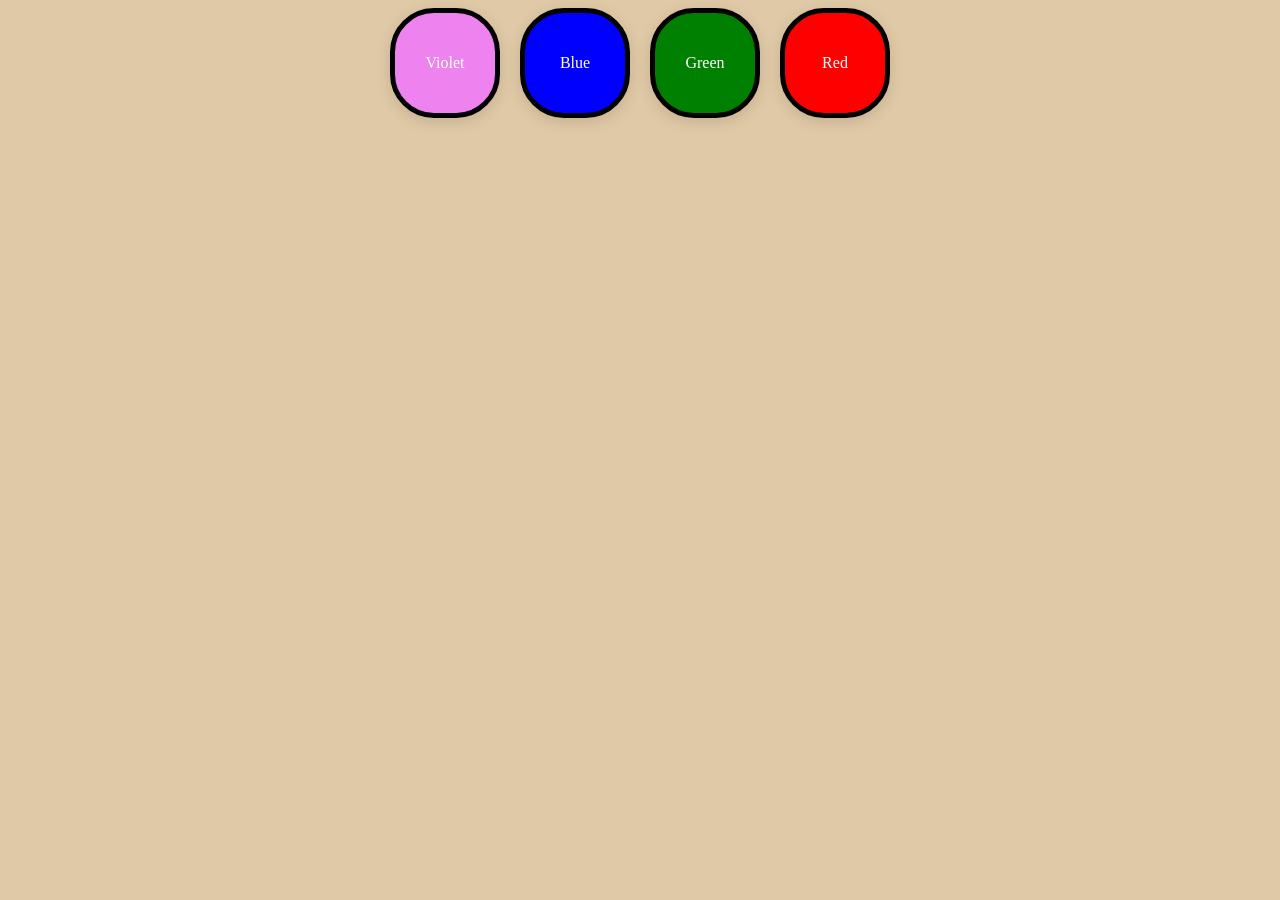
<file: BG-Colour-Changer/index.html>
<!doctype html>
<html lang="en">
  <head>
    <meta charset="UTF-8" />
    <meta name="viewport" content="width=device-width, initial-scale=1.0" />
    <title>BackGround Colour Changer</title>
    <link rel="stylesheet" href="style.css" />
  </head>
  <body>
    <div class="parent">
      <div class="button" id="violet">Violet</div>
      <div class="button" id="blue">Blue</div>
      <div class="button" id="green">Green</div>
      <div class="button" id="red">Red</div>
    </div>

    <script src="script.js"></script>
  </body>
</html>
</file>
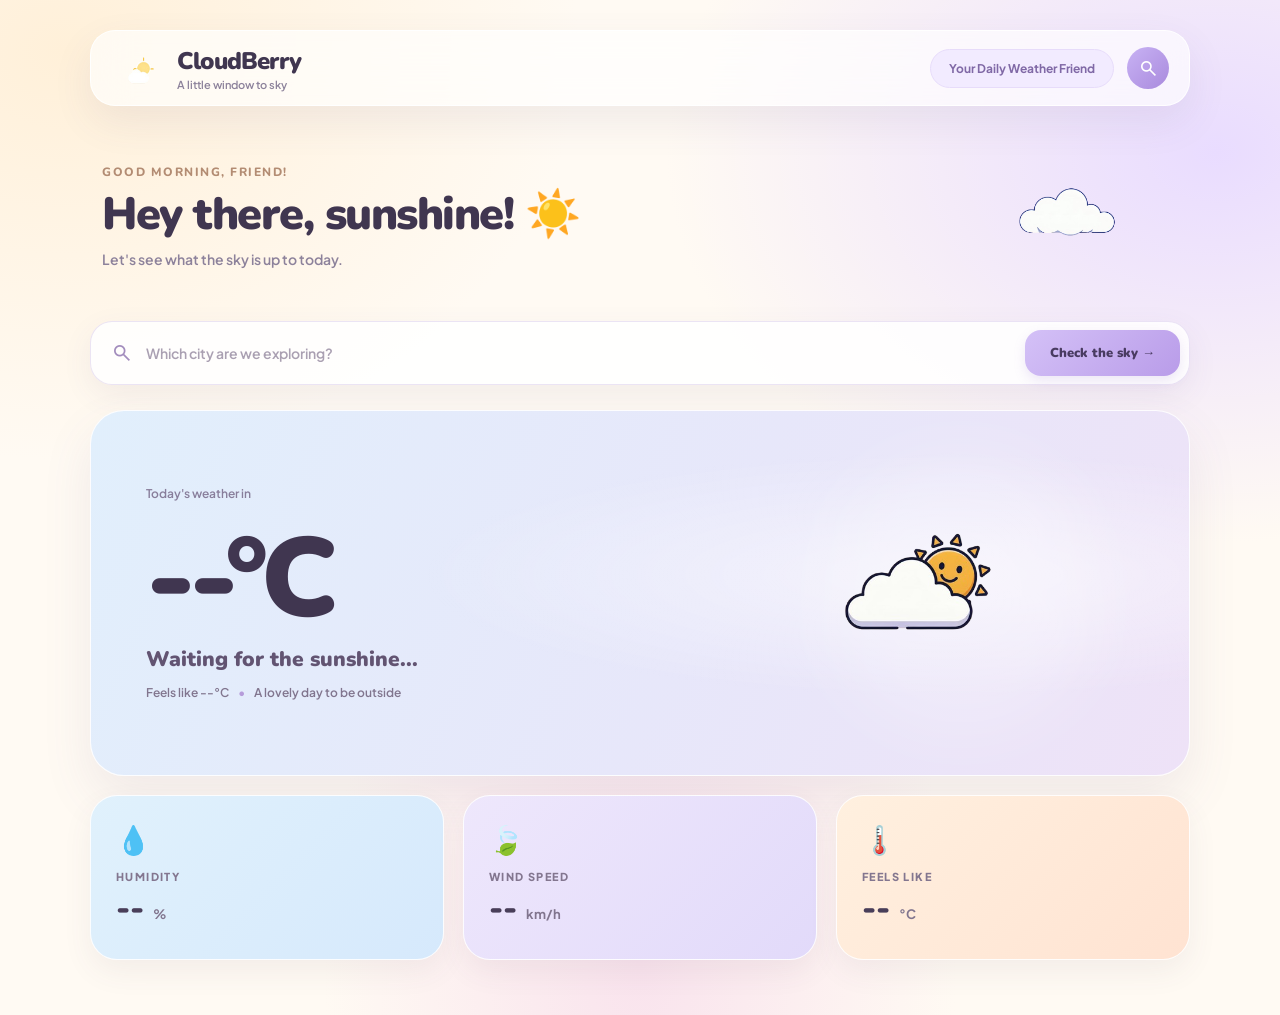
<file: cloudBerry/index.html>
<!doctype html>
<html lang="en">
  <head>
    <meta charset="UTF-8" />
    <meta name="viewport" content="width=device-width, initial-scale=1.0" />
    <title>CloudBerry</title>
    <link rel="stylesheet" href="style.css" />
    <link
      rel="stylesheet"
      href="https://fonts.googleapis.com/css2?family=Material+Symbols+Outlined:opsz,wght,FILL,GRAD@20..48,100..700,0..1,-50..200&icon_names=search,location_on"
    />
  </head>
  <body>
    <div class="nav">
      <div id="nav-left">
        <img src="image.png" alt="CloudBerry logo" />
        <div id="nav-left-text">
          <h1>CloudBerry</h1>
          <p>A little window to sky</p>
        </div>
      </div>
      <div id="nav-right">
        <div id="nav-right-text">Your Daily Weather Friend</div>
        <div id="nav-right-icon">search</div>
      </div>
    </div>
    <div class="hero">
      <div id="hero-left">
        <h3>Good morning, friend!</h3>
        <h1>Hey there, sunshine! ☀️</h1>
        <p>Let's see what the sky is up to today.</p>
      </div>
      <div id="hero-right">
        <img src="./cloud.png" alt="Cute cloud illustration" />
      </div>
    </div>
    <div class="search">
      <form class="search">
        <span class="search-icon">search</span>
        <input
          type="text"
          name="search"
          id="search-box"
          placeholder="Which city are we exploring?"
        />
        <button type="submit" id="search-btn">Check the sky →</button>
      </form>
    </div>
    <div class="result">
      <div id="mainresult">
        <div id="mainresult-left">
          <div id="location-info">
            <div>
              <div id="location-label">Today's weather in</div>
              <div id="city-name"></div>
            </div>
          </div>
          <div id="temperature">--°C</div>
          <div id="weather-description">Waiting for the sunshine...</div>
          <div id="weather-extra">
            Feels like <span id="main-feels-like">--°C</span>
            <span class="weather-dot">•</span>
            A lovely day to be outside
          </div>
        </div>
        <div id="mainresult-right">
          <img src="./mainresult.png" alt="Smiling sun peeking over a cloud" />
        </div>
      </div>
      <div id="humidity" class="weather-card">
        <span class="card-icon">💧</span>
        <span class="card-label">HUMIDITY</span>
        <span class="card-value">
          <span id="humidity-value">--</span>
          <span class="card-unit">%</span>
        </span>
      </div>
      <div id="windspeed" class="weather-card">
        <span class="card-icon">🍃</span>
        <span class="card-label">WIND SPEED</span>
        <span class="card-value">
          <span id="wind-value">--</span>
          <span class="card-unit">km/h</span>
        </span>
      </div>
      <div id="feelslike" class="weather-card">
        <span class="card-icon">🌡️</span>
        <span class="card-label">FEELS LIKE</span>

        <span class="card-value">
          <span id="feels-value">--</span>
          <span class="card-unit">°C</span>
        </span>
      </div>
    </div>

    <script src="script.js"></script>
  </body>
</html>
</file>
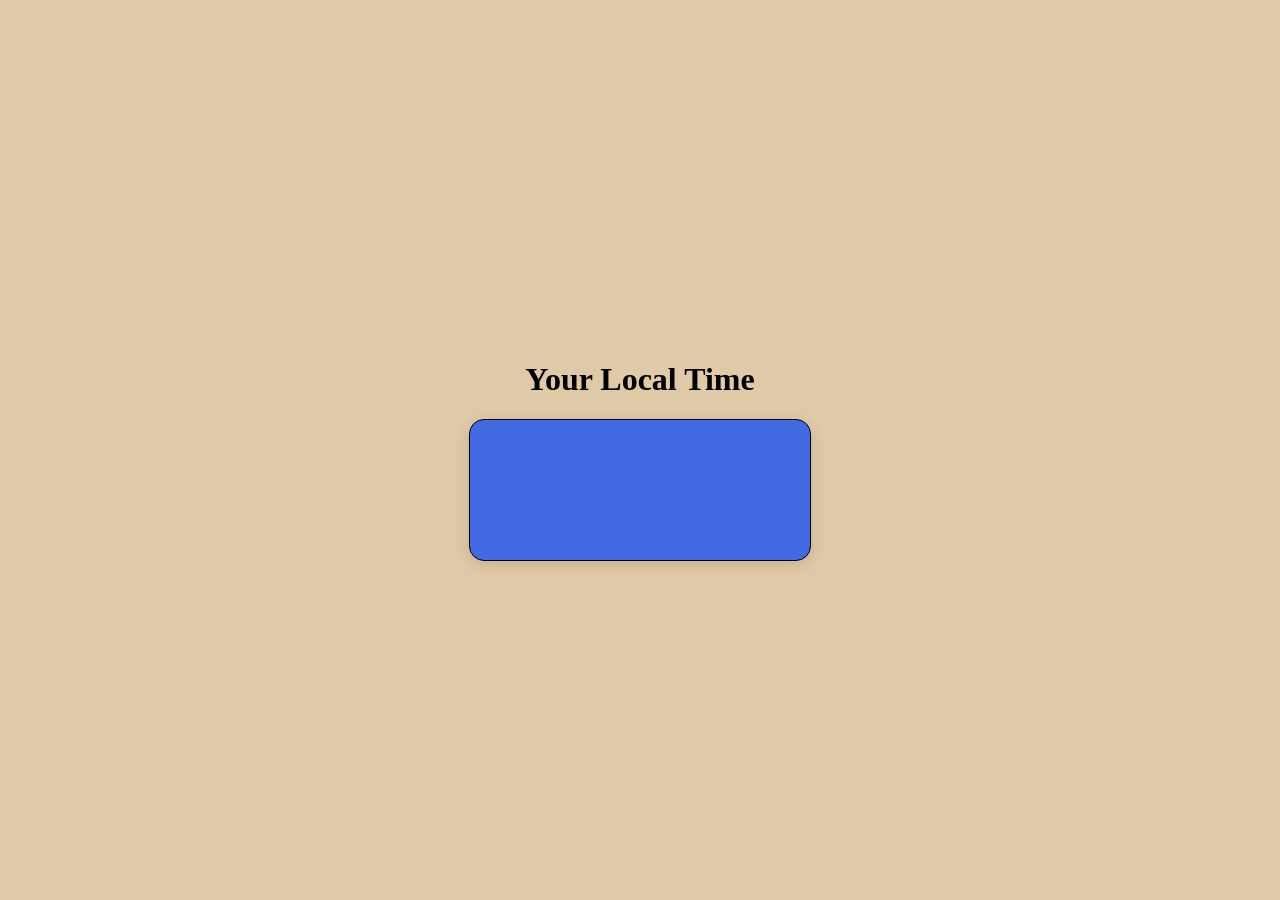
<file: DigitalClock/index.html>
<!doctype html>
<html lang="en">
  <head>
    <meta charset="UTF-8" />
    <meta name="viewport" content="width=device-width, initial-scale=1.0" />
    <title>Digital Clock</title>
    <link rel="stylesheet" href="style.css" />
  </head>
  <body>
    <div class="parent">
      <span><h1>Your Local Time</h1></span>
      <div class="time"></div>
    </div>
    <script src="script.js"></script>
  </body>
</html>
</file>
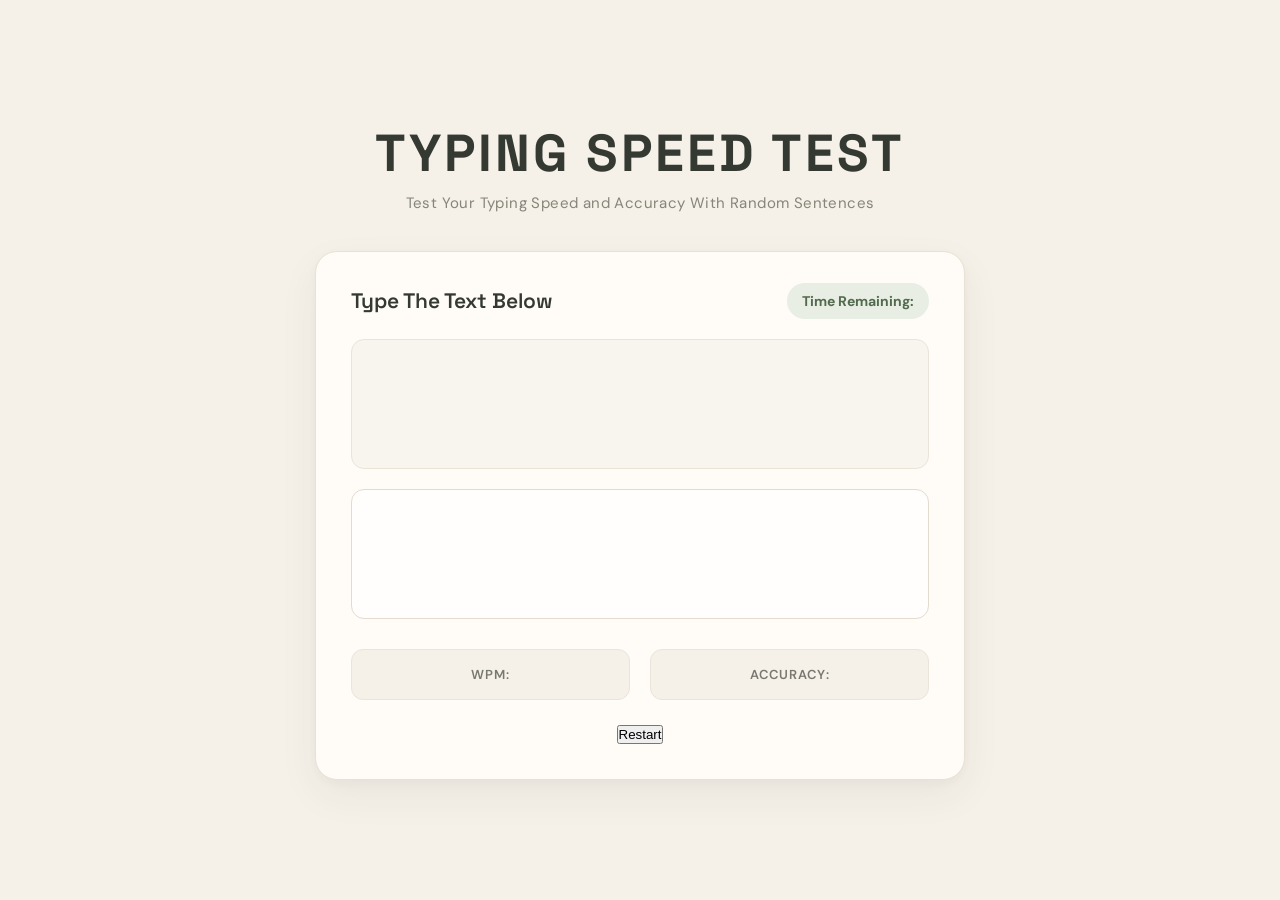
<file: TypingTest/index.html>
<!doctype html>
<html lang="en">
  <head>
    <meta charset="UTF-8" />
    <meta name="viewport" content="width=device-width, initial-scale=1.0" />
    <title>Typing Test</title>
    <link rel="stylesheet" href="style.css" />
  </head>
  <body>
    <div id="intro">
      <h1>TYPING SPEED TEST</h1>
      <p>Test Your Typing Speed and Accuracy With Random Sentences</p>
    </div>
    <div class="testArea">
      <div class="info">
        <h2>Type The Text Below</h2>
        <p><span id="time">Time Remaining:</span></p>
      </div>
      <div id="sentence"></div>
      <div id="userSentence">
        <textarea name="userSentence" id="userInput"></textarea>
      </div>
      <div id="score">
        <p><span id="wpm">WPM:</span></p>
        <p><span id="accuracy">ACCURACY:</span></p>
      </div>
      <button id="resetbtn" type="reset">Restart</button>
    </div>
    <script src="script.js"></script>
  </body>
</html>
</file>
<file: BG-Colour-Changer/style.css>
body {
  background-color: #e0c9a6;
}
.parent {
  display: flex;
  justify-content: center;
  align-items: flex-end;
  color: white;
  gap: 20px;
}
#violet {
  height: 100px;
  width: 100px;
  border: 5px solid black;
  border-radius: 40%;
  box-shadow: 0 4px 15px rgba(0, 0, 0, 0.12);
  background-color: violet;
  display: flex;
  justify-content: center;
  align-items: center;
  transition: all 0.3s ease;
}
#blue {
  height: 100px;
  width: 100px;
  border: 5px solid black;
  border-radius: 40%;
  box-shadow: 0 4px 15px rgba(0, 0, 0, 0.12);
  background-color: blue;
  display: flex;
  justify-content: center;
  align-items: center;
  transition: all 0.3s ease;
}
#green {
  height: 100px;
  width: 100px;
  border: 5px solid black;
  border-radius: 40%;
  box-shadow: 0 4px 15px rgba(0, 0, 0, 0.12);
  background-color: green;
  display: flex;
  justify-content: center;
  align-items: center;
  transition: all 0.3s ease;
}
#red {
  height: 100px;
  width: 100px;
  border: 5px solid black;
  border-radius: 40%;
  box-shadow: 0 4px 15px rgba(0, 0, 0, 0.12);
  background-color: red;
  display: flex;
  justify-content: center;
  align-items: center;
  transition: all 0.3s ease;
}
#violet:hover,
#blue:hover,
#green:hover,
#red:hover {
  transform: scale(1.05);
  box-shadow: 0 8px 25px rgba(0, 0, 0, 0.2);
  cursor: pointer;
  border-radius: 50%;
}
</file>
<file: cloudBerry/style.css>
@import url("https://fonts.googleapis.com/css2?family=Nunito:wght@600;700;800;900&family=Plus+Jakarta+Sans:wght@400;500;600;700;800&display=swap");

:root {
  --cream: #fffaf3;
  --ink: #403650;
  --muted: #8d829b;
  --purple: #a98add;
  --shadow: 0 16px 40px rgba(94, 75, 122, 0.09);
}

*,
*::before,
*::after {
  box-sizing: border-box;
  margin: 0;
  padding: 0;
}

html {
  scroll-behavior: smooth;
}

body {
  min-width: 320px;
  min-height: 100vh;
  padding: 30px 0 55px;
  color: var(--ink);
  font-family: "Plus Jakarta Sans", sans-serif;
  background:
    radial-gradient(ellipse at 5% 5%, #fff0d9 0%, transparent 30%),
    radial-gradient(ellipse at 95% 15%, #e9dcff 0%, transparent 32%),
    radial-gradient(ellipse at 50% 95%, #f9e3ed 0%, transparent 35%),
    var(--cream);
  overflow-x: hidden;
}

h1,
h2,
h3 {
  font-family: "Nunito", sans-serif;
}

input,
button {
  font: inherit;
}

.nav,
.hero,
body > .search,
.result {
  width: min(1100px, calc(100% - 48px));
  margin-inline: auto;
}

.nav {
  display: flex;
  align-items: center;
  justify-content: space-between;
  gap: 20px;
  padding: 13px 20px;
  border: 1px solid rgba(255, 255, 255, 0.9);
  border-radius: 25px;
  background: rgba(255, 255, 255, 0.65);
  backdrop-filter: blur(18px);
  box-shadow: var(--shadow);
}

#nav-left,
#nav-right {
  display: flex;
  align-items: center;
  gap: 13px;
}

#nav-left img {
  width: 53px;
  height: 48px;
  object-fit: contain;
}

#nav-left-text h1 {
  font-size: 24px;
  font-weight: 900;
  letter-spacing: -0.8px;
}

#nav-left-text p {
  margin-top: 1px;
  color: var(--muted);
  font-size: 11px;
  font-weight: 600;
}

#nav-right-text {
  padding: 11px 18px;
  border: 1px solid #e7dcfa;
  border-radius: 999px;
  background: #f2ebff;
  color: #8069a6;
  font-size: 12px;
  font-weight: 700;
}

#nav-right-icon {
  display: grid;
  width: 42px;
  height: 42px;
  place-items: center;
  border-radius: 50%;
  background: linear-gradient(135deg, #c8b2f4, #a98add);
  color: white;
  font-family: "Material Symbols Outlined";
  font-size: 21px;
  cursor: pointer;
  transition: 0.25s ease;
}

#nav-right-icon:hover {
  transform: rotate(12deg) scale(1.08);
}

.hero {
  display: flex;
  min-height: 205px;
  align-items: center;
  justify-content: space-between;
  gap: 25px;
  padding: 25px 12px 10px;
}

#hero-left h3 {
  margin-bottom: 9px;
  color: #b38c73;
  font-size: 12px;
  font-weight: 800;
  letter-spacing: 1.5px;
  text-transform: uppercase;
}

#hero-left h1 {
  font-size: clamp(30px, 4vw, 45px);
  font-weight: 900;
  line-height: 1.15;
  letter-spacing: -1.5px;
}

#hero-left p {
  margin-top: 10px;
  color: var(--muted);
  font-size: 14px;
  font-weight: 600;
}

#hero-right {
  display: flex;
  width: 220px;
  flex-shrink: 0;
  align-items: center;
  justify-content: center;
}

#hero-right img {
  width: 180px;
  height: 150px;
  object-fit: contain;
  animation: float 4s ease-in-out infinite;
}

body > .search {
  margin-top: 10px;
  margin-bottom: 25px;
}

form.search {
  display: flex;
  align-items: center;
  gap: 13px;
  padding: 8px 9px 8px 20px;
  border: 1px solid rgba(183, 157, 219, 0.28);
  border-radius: 22px;
  background: rgba(255, 255, 255, 0.86);
  box-shadow: 0 10px 30px rgba(94, 75, 122, 0.08);
  transition: 0.25s ease;
}

form.search:focus-within {
  border-color: #b99ee9;
  box-shadow: 0 0 0 4px rgba(185, 158, 233, 0.15);
}

.search-icon {
  color: #a38dbd;
  font-family: "Material Symbols Outlined";
  font-size: 22px;
}

#search-box {
  flex: 1;
  min-width: 0;
  height: 46px;
  border: none;
  outline: none;
  background: transparent;
  color: var(--ink);
  font-size: 14px;
  font-weight: 600;
}

#search-box::placeholder {
  color: #aaa0b2;
}

#search-btn {
  height: 46px;
  padding: 0 25px;
  border: none;
  border-radius: 16px;
  background: linear-gradient(135deg, #d4c1f7, #b99ce9);
  color: #493b61;
  font-family: "Nunito", sans-serif;
  font-size: 13px;
  font-weight: 900;
  cursor: pointer;
  box-shadow: 0 5px 12px rgba(154, 126, 205, 0.17);
  transition: 0.25s ease;
}

#search-btn:hover {
  transform: translateY(-2px);
  box-shadow: 0 9px 18px rgba(154, 126, 205, 0.25);
}

.result {
  display: grid;
  grid-template-columns: repeat(3, minmax(0, 1fr));
  gap: 19px;
}

#mainresult {
  position: relative;
  grid-column: 1 / -1;
  display: flex;
  align-items: center;
  justify-content: space-between;
  gap: 20px;
  min-height: 340px;
  overflow: hidden;
  padding: 42px 55px;
  border: 1px solid rgba(255, 255, 255, 0.9);
  border-radius: 34px;
  background:
    radial-gradient(
      ellipse at 78% 45%,
      rgba(255, 255, 255, 0.55),
      transparent 43%
    ),
    linear-gradient(115deg, #e1effc 0%, #e7e7fa 55%, #eee2f7 100%);
  box-shadow: 0 22px 50px rgba(103, 91, 139, 0.1);
}

#mainresult::before {
  content: "";
  position: absolute;
  width: 280px;
  height: 280px;
  right: 8%;
  top: 50%;
  transform: translateY(-50%);
  border-radius: 50%;
  background: rgba(255, 255, 255, 0.25);
  filter: blur(35px);
  pointer-events: none;
}

#mainresult-left {
  position: relative;
  z-index: 2;
  flex: 1;
  min-width: 0;
}

#location-info {
  display: flex;
  align-items: center;
  gap: 9px;
}

.location-icon {
  color: #987fc0;
  font-family: "Material Symbols Outlined";
  font-size: 21px;
}

#location-label {
  color: #887e9b;
  font-size: 12px;
  font-weight: 600;
}

#city-name {
  margin-top: 3px;
  color: #51445f;
  font-family: "Nunito", sans-serif;
  font-size: 20px;
  font-weight: 900;
}

#temperature {
  margin-top: 23px;
  color: #403650;
  font-family: "Nunito", sans-serif;
  font-size: clamp(76px, 10vw, 112px);
  font-weight: 900;
  letter-spacing: -7px;
  line-height: 0.95;
}

#weather-description {
  display: block;
  margin-top: 12px;
  color: #625472;
  font-family: "Nunito", sans-serif;
  font-size: 21px;
  font-weight: 900;
}

#weather-extra {
  margin-top: 12px;
  color: #81758e;
  font-size: 12px;
  font-weight: 600;
}

.weather-dot {
  margin: 0 7px;
  color: #b69cda;
}

#mainresult-right {
  position: relative;
  z-index: 1;
  display: flex;
  align-items: center;
  justify-content: center;
  width: 44%;
  flex-shrink: 0;
}

#mainresult-right img {
  display: block;
  width: 100%;
  max-width: 390px;
  height: 280px;
  object-fit: contain;
  animation: float 5s ease-in-out infinite;
}

.weather-card {
  position: relative;
  display: flex;
  flex-direction: column;
  min-width: 0;
  min-height: 165px;
  overflow: hidden;
  padding: 25px;
  border: 1px solid rgba(255, 255, 255, 0.9);
  border-radius: 27px;
  box-shadow: 0 12px 30px rgba(91, 73, 102, 0.07);
  transition:
    transform 0.25s ease,
    box-shadow 0.25s ease;
}

#humidity {
  background: linear-gradient(135deg, #e0f1fc, #d6e9fc);
}

#windspeed {
  background: linear-gradient(135deg, #eee7fc, #e2dafa);
}

#feelslike {
  background: linear-gradient(135deg, #fff0df, #ffe3d2);
}

.weather-card:hover {
  transform: translateY(-6px);
  box-shadow: 0 18px 35px rgba(91, 73, 102, 0.12);
}

.card-icon {
  display: block;
  margin-bottom: 13px;
  font-size: 28px;
}

.card-label {
  display: block;
  margin-bottom: 7px;
  color: #83768f;
  font-size: 11px;
  font-weight: 800;
  letter-spacing: 1.4px;
}

.card-value {
  display: block;
  color: #493e59;
  font-family: "Nunito", sans-serif;
  font-size: 32px;
  font-weight: 900;
  line-height: 1.2;
}

.card-unit {
  color: #81758e;
  font-family: "Plus Jakarta Sans", sans-serif;
  font-size: 13px;
  font-weight: 700;
}

@keyframes float {
  0%,
  100% {
    transform: translateY(0);
  }
  50% {
    transform: translateY(-9px);
  }
}

@media (max-width: 800px) {
  .result {
    grid-template-columns: repeat(2, minmax(0, 1fr));
  }

  #feelslike {
    grid-column: 1 / -1;
  }

  #mainresult {
    padding: 35px;
  }

  #mainresult-right img {
    height: 230px;
  }
}

@media (max-width: 580px) {
  body {
    padding-top: 17px;
  }

  .nav,
  .hero,
  body > .search,
  .result {
    width: calc(100% - 26px);
  }

  .nav {
    padding: 10px 13px;
    border-radius: 19px;
  }

  #nav-left img {
    width: 43px;
    height: 40px;
  }

  #nav-left-text h1 {
    font-size: 19px;
  }

  #nav-right-text,
  #nav-left-text p,
  #hero-right {
    display: none;
  }

  .hero {
    min-height: 150px;
  }

  #hero-left h1 {
    font-size: 31px;
  }

  #hero-left p {
    font-size: 12px;
  }

  form.search {
    flex-wrap: wrap;
    padding: 9px 11px 11px 15px;
    border-radius: 19px;
  }

  #search-box {
    font-size: 13px;
  }

  #search-btn {
    width: 100%;
  }

  .result {
    grid-template-columns: repeat(2, minmax(0, 1fr));
    gap: 12px;
  }

  #mainresult {
    min-height: 250px;
    padding: 24px 19px;
    gap: 5px;
    border-radius: 25px;
  }

  #mainresult-left {
    flex: 1;
  }

  #location-info {
    gap: 5px;
  }

  #city-name {
    font-size: 15px;
  }

  #temperature {
    margin-top: 22px;
    font-size: 65px;
    letter-spacing: -4px;
  }

  #weather-description {
    font-size: 15px;
  }

  #weather-extra {
    font-size: 10px;
    line-height: 1.6;
  }

  #mainresult-right {
    width: 40%;
  }

  #mainresult-right img {
    height: 155px;
  }

  .weather-card {
    min-height: 140px;
    padding: 17px;
    border-radius: 20px;
  }

  #feelslike {
    grid-column: 1 / -1;
  }

  .card-value {
    font-size: 27px;
  }
}

@media (prefers-reduced-motion: reduce) {
  *,
  *::before,
  *::after {
    animation: none !important;
    transition: none !important;
    scroll-behavior: auto !important;
  }
}
</file>
<file: DigitalClock/style.css>
body {
  background-color: #e0c9a6;
  display: flex;
  justify-content: center;
  align-items: center;
  margin: 0;
  min-height: 100vh;
}
.parent {
  display: flex;
  flex-direction: column;
  justify-content: center;
  align-items: center;
}
.time {
  height: 100px;
  width: 300px;
  border: 1px solid black;
  border-radius: 10px;
  box-shadow: 0 4px 15px rgba(0, 0, 0, 0.12);
  transition: all 0.3s ease;
  font-size: 50px;
  font-family: Arial, sans-serif;
  font-weight: bold;
  color: white;
  background-color: royalblue;
  padding: 20px;
  border-radius: 15px;
  display: flex;
  justify-content: center;
  align-items: center;
}
.time:hover {
  transform: scale(1.05);
  box-shadow: 0 8px 25px rgba(0, 0, 0, 0.2);
  cursor: pointer;
}
</file>
<file: TypingTest/style.css>
@import url("https://fonts.googleapis.com/css2?family=DM+Sans:wght@400;500;600;700;800&family=Space+Grotesk:wght@400;500;600;700&display=swap");

* {
  margin: 0;
  padding: 0;
  box-sizing: border-box;
}

body {
  min-height: 100vh;
  display: flex;
  flex-direction: column;
  justify-content: center;
  align-items: center;
  padding: 40px 20px;
  background: #f5f0e8;
  color: #343a32;
  font-family: "DM Sans", sans-serif;
}

/* INTRO SECTION */

#intro {
  display: flex;
  flex-direction: column;
  align-items: center;
  text-align: center;
  margin-bottom: 35px;
  animation: fadeUp 0.7s ease both;
}

#intro h1 {
  font-family: "Space Grotesk", sans-serif;
  font-size: clamp(32px, 5vw, 52px);
  font-weight: 700;
  letter-spacing: 3px;
  color: #343a32;
  margin-bottom: 5px;
}

#intro p {
  font-size: 15px;
  color: #858579;
  letter-spacing: 0.4px;
  line-height: 1.7;
}

/* MAIN TEST CARD */

.testArea {
  width: min(650px, 100%);
  display: flex;
  flex-direction: column;
  align-items: center;
  padding: 35px;
  background: #fffcf7;
  border: 1px solid #e9e1d4;
  border-radius: 22px;
  box-shadow:
    0 15px 40px rgba(52, 58, 50, 0.06),
    0 3px 10px rgba(52, 58, 50, 0.03);
  animation: fadeUp 0.9s ease both;
}

/* INFO SECTION */

.info {
  width: 100%;
  display: flex;
  justify-content: space-between;
  align-items: center;
  gap: 20px;
  margin-bottom: 25px;
}

.info h2 {
  font-family: "Space Grotesk", sans-serif;
  font-size: 21px;
  font-weight: 600;
  color: #343a32;
}

#time {
  padding: 9px 15px;
  background: #e8eee4;
  color: #526b4e;
  border-radius: 30px;
  font-size: 14px;
  font-weight: 700;
}

/* SENTENCE BOX */

#sentence {
  width: 100%;
  min-height: 130px;
  padding: 22px;
  margin-bottom: 20px;
  background: #f8f5ef;
  border: 1px solid #eae3d8;
  border-radius: 13px;
  font-size: 17px;
  line-height: 1.9;
  letter-spacing: 0.3px;
  color: #77786f;
}

/* CHARACTER STATES - FOR JAVASCRIPT */

#sentence span.correct {
  color: #527c4d;
}

#sentence span.incorrect {
  color: #c65d52;
  background: #f9e6e2;
  border-radius: 3px;
}

#sentence span.active {
  border-left: 2px solid #527c4d;
}

/* INPUT AREA */

#userSentence {
  width: 100%;
}

#userInput {
  width: 100%;
  height: 130px;
  padding: 20px;
  resize: none;
  outline: none;
  border: 1.5px solid #e3dbce;
  border-radius: 13px;
  background: #fffefc;
  color: #343a32;
  font-family: "DM Sans", sans-serif;
  font-size: 16px;
  line-height: 1.7;
  transition: all 0.25s ease;
}

#userInput::placeholder {
  color: #b4ada2;
}

#userInput:focus {
  border-color: #78916c;
  box-shadow: 0 0 0 4px rgba(120, 145, 108, 0.12);
}

/* SCORE SECTION */

#score {
  width: 100%;
  display: flex;
  justify-content: space-around;
  align-items: center;
  gap: 20px;
  margin: 25px 0;
}

#score p {
  flex: 1;
  padding: 16px;
  text-align: center;
  background: #f5f1e9;
  border: 1px solid #ebe4d9;
  border-radius: 12px;
  color: #77786f;
  font-size: 13px;
  font-weight: 600;
  letter-spacing: 1px;
}

/* RESTART BUTTON */

#restartBtn {
  width: 100%;
  padding: 15px;
  border: none;
  border-radius: 12px;
  background: #526b4e;
  color: #ffffff;
  font-family: "DM Sans", sans-serif;
  font-size: 15px;
  font-weight: 700;
  letter-spacing: 0.5px;
  cursor: pointer;
  transition: all 0.25s ease;
}

#restartBtn:hover {
  background: #3f563c;
  transform: translateY(-2px);
  box-shadow: 0 7px 18px rgba(63, 86, 60, 0.2);
}

#restartBtn:active {
  transform: translateY(0) scale(0.98);
}

/* ANIMATIONS */

@keyframes fadeUp {
  from {
    opacity: 0;
    transform: translateY(18px);
  }

  to {
    opacity: 1;
    transform: translateY(0);
  }
}

/* RESPONSIVE DESIGN */

@media (max-width: 600px) {
  body {
    padding: 25px 15px;
  }

  .testArea {
    padding: 22px 18px;
  }

  #intro h1 {
    letter-spacing: 1.5px;
  }

  .info h2 {
    font-size: 17px;
  }

  #sentence {
    font-size: 15px;
    padding: 16px;
  }

  #score {
    gap: 10px;
  }
}
</file>
